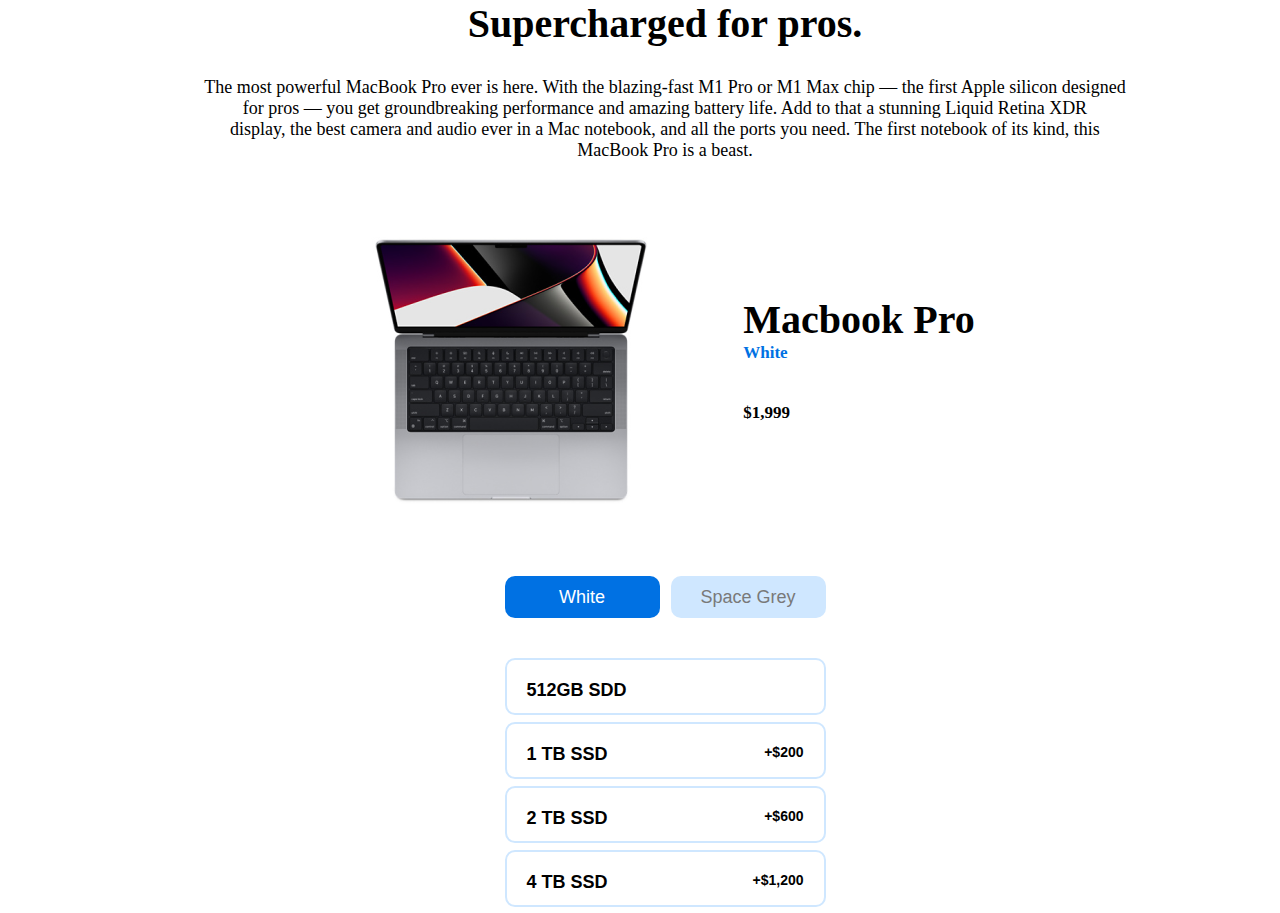
<file: mac.html>
<!DOCTYPE html>
<html lang="en">
<head>
    <meta charset="UTF-8">
    <meta name="viewport" content="width=device-width, initial-scale=1.0">
    <link rel="stylesheet" href="style.css">
    <title>Document</title>
</head>
<body>
    <section>
        <div class="container">
            <main>
                <div class="supercharged">
                    <h1>Supercharged for pros.</h1>
                    <p>The most powerful MacBook Pro ever is here. With the blazing-fast M1 Pro or M1 Max chip — the first Apple silicon designed </p>
                    <p>for pros — you get groundbreaking performance and amazing battery life. Add to that a stunning Liquid Retina XDR</p>
                    <p>display, the best camera and audio ever in a Mac notebook, and all the ports you need. The first notebook of its kind, this </p>
                    <p>MacBook Pro is a beast.</p>
                </div>

                <div class="macbook">
                    <div class="mac_img"></div>

                    <div class="cost">
                        <div class="cosst">
                            <h1>Macbook Pro</h1>
                            <p class="mac_color">White</p>
                            <p class="mac_cost">$1,999</p>
                        </div>
                    </div>
                </div>


                <div class="color_types">
                    <button id="white" class="mac_btn_colors">White</button>
                    <button id="sp_grey" class="mac_btn_colors">Space Grey</button>
                </div>


                <div class="phone_storage">
                    <div class="btns">
                        <button class="gb_btn"><div class="st_info"><h1>512GB SDD</h1></div></button>
                        <button class="gb_btn"><div class="st_info"><h1>1 TB SSD</h1><p>+$200</p></div></button>
                        <button class="gb_btn"><div class="st_info"><h1>2 TB SSD</h1><p>+$600</p></div></button>
                        <button class="gb_btn"><div class="st_info"><h1>4 TB SSD</h1><p>+$1,200</p></div></button>
                    </div>
                </div>
            </main>
        </div>
    </section>
    <script src="mac.js"></script>
</body>
</html>
</file>
<file: style.css>
* {
    padding: 0;
    margin: 0;
    box-sizing: border-box;
}

.container {
    width: 1330px;
    margin: 0 auto;
}

nav {
    display: flex;
    justify-content: center;
    padding-top: 10px;
    place-items: center;
    gap: 35px;
    text-align: center;
}

nav a {
    display: inline-block;
    text-decoration: none;
    color: black;
    font-size: 14px;
    font-weight: 400;
}

nav img {
    width: 20px;
}

nav button {
    background: none;
    border: 0;
}

.first-main {
    position: relative;
}

.first-main h3 {
    color: #b64400;
    font-size: 18px;
}

.first-main h1 {
    font-size: 48px;
    font-weight: 600;
    padding-bottom: 15px;
}

.first-main p {
    padding-bottom: 70px;
}

.first-section {
    display: flex;
    padding: 52px 0 22px;
    gap: 60px;
}

.pictures {
    position: sticky;
    width: 950px;
    height: 500px;
    padding: 70px 0px;
    background-image: url(https://store.storeimages.cdn-apple.com/1/as-images.apple.com/is/iphone-15-pro-finish-select-202309-6-1inch_GEO_US?wid=5120&hei=2880&fmt=webp&qlt=70&.v=[base64]&traceId=1);
    background-size: cover;
    background-position: center;
    background-repeat: no-repeat;
    transition: .5s ease;
}

.column {
    display: flex;
    justify-content: center;
    align-items: center;
    width: 270px;
    height: 42px;
    background-color: #f5f5f7;
    border-radius: 18px;
    margin-bottom: 10px;
}

.column a {
    color: #1d1d1f;
    text-align: center;
    font-size: 14px;
    font-weight: 400;
    text-decoration: none;
}


.block {
    padding-left: 17%;
}

.model {
    display: flex;
    padding-top: 150px;
}

.model p {
    font-size: 24px;
    font-weight: 600;
    letter-spacing: .009em;
}

.model span {
    color: #86868b;
    font-size: 24px;
    font-weight: 600;
    letter-spacing: .009em;
}

.options {
    margin-top: 30px;
}

.btn_options {
    border: 1px solid;
    background-color: #fffc;
    border-radius: 12px;
    width: 328px;
    height: 83px;
    margin-bottom: 15px;
}

.third_btn {
    border: 1px solid;
    background-color: #fffc;
    border-radius: 12px;
    width: 328px;
    height: 83px;
    margin-bottom: 15px;
}

.clicked {
    border: 2px solid;
    border-color: blue;
}

.about-iphone {
    text-align: start;
}

.about-iphone h2 {
    padding-bottom: 5px;
}

.about_iphone p {
    font-size: 12px;
    font-weight: 400;
    color: #86868b;
}

.cost_per_month {
    width: 80px;
    color: gray;
}

.about {
    display: flex;
    justify-content: space-around;
}

.text {
    width: 80%;
    color: gray;
}

.about_last {
    text-align: start;
    font-size: 14px;
    padding-left: 20px;
}

.btn_colors {
    display: inline-flex;
    justify-content: center;
    align-items: center;
    font-size: 0px;
    width: 33px;
    height: 33px;
    border-radius: 50%;
    background-color: white;
    border: 0;
}

.btn_colors img {
    border-radius: 50%;
}

.phone_color {
    border: 2px solid blue;
}

.cvet {
    font-weight: 600;
    padding-top: 30px;
    padding-bottom: 15px;
    font-size: large;
}

.st {
    display: flex;
}

.st p {
    font-size: 24px;
    font-weight: 600;
    letter-spacing: .009em;
}

.st span {
    color: #86868b;
    font-size: 24px;
    font-weight: 600;
    letter-spacing: .009em;
}

.stt span {
    color: #86868b;
    font-size: 24px;
    font-weight: 600;
    letter-spacing: .009em;
}

.storage {
    margin-top: 190px;
}

.pictures {
    position: sticky;
    top: 200px;
}

.supercharged {
    text-align: center;
}

.supercharged h1 {
    font-size: 40px;
    font-weight: bold;
    padding-bottom: 30px;
}

.supercharged p {
    font-size: 18px;
    font-weight: 500;
}

.mac_img {
    width: 312px;
    height: 290px;
    background-image: url(img/white.png);
    transition: .5s ease;
}

.macbook {
    display: flex;
    gap: 76px;
    text-align: start;
    justify-content: center;
    margin-top: 65px;
}

.cost {
    margin-top: 70px;
}

.cost h1 {
    font-weight: bolder;
    font-size: 40px;
}

.mac_color {
    color: #0071E3;
    font-weight: 700;
    font-size: 24px;
    margin-bottom: 40px;
    transition: .5s ease;
}

.mac_cost {
    color: #000000;
    font-weight: 700;
    font-size: 48px;
}

#white {
    background-color: #0071E3;
    color: white;
    border: 0;
    width: 155px;
    height: 42px;
    border-radius: 10px;
    font-size: 18px;
    font-weight: 500;
}

#sp_grey {
    background-color: #CFE7FF;
    color: #797979;
    border: 0;
    width: 155px;
    height: 42px;
    border-radius: 10px;
    font-size: 18px;
    font-weight: 500;
}

.color_types {
    display: flex;
    justify-content: center;
    gap: 11px;
    margin-top: 60px;
}

.gb_btn {
    width: 321px;
    height: 57px;
    border: 2px solid #CFE7FF;
    border-radius: 10px;
    background-color: white;
}

.phone_storage {
    display: flex;
    justify-content: center;
    align-items: center;
    margin-top: 40px;
}

.btns {
    display: flex;
    flex-direction: column;
    align-items: center;
    gap: 7px;
}

.st_info {
    padding: 20px 20px;
    display: flex;
    justify-content: space-between;
}

.st_info h1 {
    font-size: 18px;
    font-weight: 600;
}

.st_info p {
    font-size: 14px;
    font-weight: 600;
}

.clicked_gb {
    border: 2px solid #007FFF;
}

.images_ {
    height: 24px;
    width: auto;
}

.pays {
    justify-content: center;
    align-items: center;
    width: 980px;
    height: 66px;
    margin: auto;
    padding-top: 25px;
}

.varianti {
    display: flex;
    gap: 30px;
    background: #f5f5f7;
    border-radius: 4px;
    display: flex;
    justify-content: center;
    padding: 14px 0;
}

.second {
    display: flex;
    font-size: 14px;
    font-weight: 400;
    letter-spacing: -.016em;
    line-height: 1.2857742857;
    gap: 12px;
}

.third {
    display: flex;
    font-size: 14px;
    font-weight: 400;
    letter-spacing: -.016em;
    line-height: 1.2857742857;
    gap: 12px;
}

.fourth {
    display: flex;
    font-size: 14px;
    font-weight: 400;
    letter-spacing: -.016em;
    line-height: 1.2857742857;
    gap: 12px;
}

.apple_modal {
    color: var(--sk-body-link-color, #06c);
    letter-spacing: inherit;
    text-decoration: none;
    position: relative;
}

.first p {
    font-size: 17px;
    font-weight: 600;
}

dialog {
    border: none;
    position: relative;
    top: 5%;
    left: 25%;
    width: 816px;
    border-radius: 20px;
}

.close {
    display: flex;
    justify-content: center;
    align-items: center;
    padding: 8px;
    position: absolute;
    top: 20px;
    right: 20px;
    width: 36px;
    height: 36px;
    border-radius: 50%;
    border: none;
    background-color: #e8e8ed;
}

.close img {
    width: 20px;
    height: 20px;
}

.text_dial {
    padding-top: 74px;
    text-align: center;
    font-size: 40px;
    font-weight: 600;
}

.text_about {
    padding-top: 13px;
    text-align: center;
    line-height: 1.4705882353;
}

.text_about p {
    font-size: 18px;
    font-weight: 400;
}

.text_about a {
    color: var(--sk-body-link-color, #06c);
    font-size: 18px;
    font-weight: 400;
    text-decoration: none;
}

.payment_buttons {
    display: flex;
    justify-content: center;
    align-items: center;
    gap: 18px;
    padding-top: 25px;
}

.payment_buttons button {
    width: 102px;
    height: 44px;
    border-radius: 20px;
    border: none;
}

.payment_buttons img {
    width: 102px;
    height: 44px;
}

.selector {
    position: relative;
    width: 544px;
    height: 56px;
    border-radius: 12px;
    font-size: 17px;
    padding-left: 16px;
}

.varianti {
    background: none;
    margin-top: 30px;
}

.customers {
    text-align: center;
    font-size: 1.4em;
    font-weight: 600;
    padding: 30px 0;
}

.btn_flex {
    text-align: center;
    border: none;
    display: flex;
    width: 656px;
    height: 97px;
    justify-content: space-between;
    align-items: center;
    margin-bottom: 12px;
    background: none;
}

.phones {
    display: flex;
    justify-content: center;
    align-items: center;
}

.strelka {
    background: none;
    border: none;
    transform: rotate(90deg);
    font-size: 35px;
}

.btn_flex p {
    font-size: 24px;
    font-weight: 600;
}






.animated_text {
    display: none;
}

.ds_block_txt {
    display: block;
}

.cost {
    display: flex;
    gap: 150px;
}

.cost p {
    font-size: 17px;
    font-weight: 600;
}

.cost_txt h2 {
    font-size: 21px;
    font-weight: 600;
}

.about_phone_cost h3 {
    font-size: 21px;
    font-weight: 600;
}

.about_phone_cost {
    margin-top: 24px;
    margin-bottom: 8px;
}

.monthly_paments_txt p {
    color: #6e6e73;
    font-size: 13px;
    font-weight: 400;
    letter-spacing: -.01em;
    line-height: 1.3333733333;
}

#an_txt {
    display: none;
}

#dsblock_txt {
    display: block;
}

.btn_w_flex {
    text-align: center;
    border: none;
    display: flex;
    width: 656px;
    height: 97px;
    justify-content: space-between;
    align-items: center;
    margin-bottom: 12px;
    background: none;
}

.btn_w_flex p {
    font-size: 24px;
    font-weight: 600;
}

.animated_text_w {
    display: none;
    padding-bottom: 24px;
}

.an_txt_db {
    display: block;
}

.new_phone {
    color: #6e6e73;
    font-size: 13px;
    font-weight: 400;
    letter-spacing: -.01em;
    line-height: 1.3333733333;
}

.phone_cena h2 {
    font-size: 24px;
    font-weight: 600;
    margin-top: 20px;
}

.phone_cena p {
    font-size: 12px;
    font-weight: 600;
    margin-top: 4px;
    letter-spacing: -.01em;
    line-height: 1.3333733333;
}

.big_text p {
    padding: 0px 80px 57px;
    font-size: 13px;
    font-weight: 400;
    letter-spacing: -.01em;
    line-height: 1.3333733333;
    color: #86868b;
}

.big_text {
    background-color: #f5f5f7;
}

.phones {
    background-color: #f5f5f7;
}
</file>
